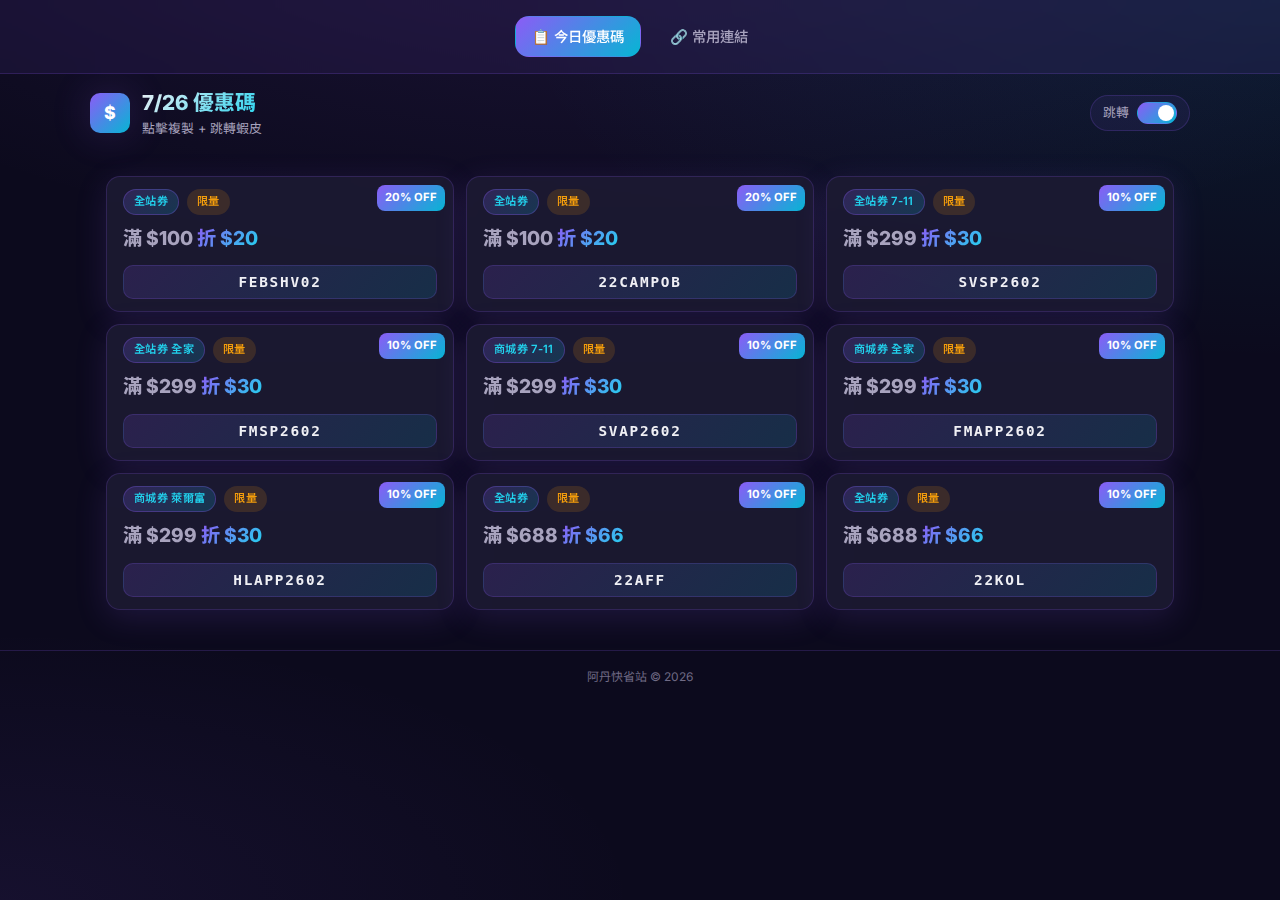
<file: index.html>
<!DOCTYPE html>
<html lang="zh-TW">

<head>
  <meta charset="UTF-8">
  <meta name="viewport" content="width=device-width, initial-scale=1.0">
  <meta name="description" content="每日蝦皮優惠碼整理，一鍵複製並前往蝦皮使用">
  <title id="page-title">優惠碼｜阿丹快省站</title>

  <!-- Fonts -->
  <link rel="preconnect" href="https://fonts.googleapis.com">
  <link rel="preconnect" href="https://fonts.gstatic.com" crossorigin>
  <link
    href="https://fonts.googleapis.com/css2?family=Inter:wght@400;500;600;700;800&family=Noto+Sans+TC:wght@400;500;700&display=swap"
    rel="stylesheet">

  <!-- Styles -->
  <link rel="stylesheet" href="style.css">
</head>

<body>
  <!-- Navigation -->
  <nav class="nav">
    <a href="index.html" class="nav__link nav__link--active">📋 今日優惠碼</a>
    <a href="links.html" class="nav__link">🔗 常用連結</a>
  </nav>

  <!-- Compact Header -->
  <header class="header header--compact">
    <div class="header__row">
      <div class="header__brand">
        <span class="header__logo">$</span>
        <div>
          <h1 class="header__title" id="header-title">12/25 優惠碼</h1>
          <p class="header__subtitle">點擊複製 + 跳轉蝦皮</p>
        </div>
      </div>
      <!-- Inline Toggle -->
      <div class="header__toggle">
        <span class="header__toggle-label">跳轉</span>
        <label class="toggle-switch toggle-switch--small">
          <input type="checkbox" id="redirect-toggle" checked>
          <span class="toggle-switch__slider"></span>
        </label>
      </div>
    </div>
  </header>

  <!-- Main Content -->
  <main class="container container--compact">
    <div class="coupon-grid coupon-grid--compact" id="coupon-grid">
      <!-- Coupons will be rendered by JavaScript -->
    </div>

    <!-- Empty State -->
    <div class="empty-state" id="empty-state" style="display: none;">
      <div class="empty-state__icon">🎫</div>
      <p class="empty-state__text">今日暫無優惠碼</p>
    </div>
  </main>

  <!-- Toast Notification -->
  <div class="toast" id="toast">✅ 已複製</div>

  <!-- Footer -->
  <footer class="footer footer--compact">
    <p class="footer__text">阿丹快省站 © 2026</p>
  </footer>

  <!-- Scripts -->
  <script src="coupon-data.js"></script>
  <script src="script.js"></script>
  <script>
    document.addEventListener('DOMContentLoaded', function () {
      setPageDate();
      renderCoupons();
      initToggle();
    });
  </script>
</body>

</html>
</file>
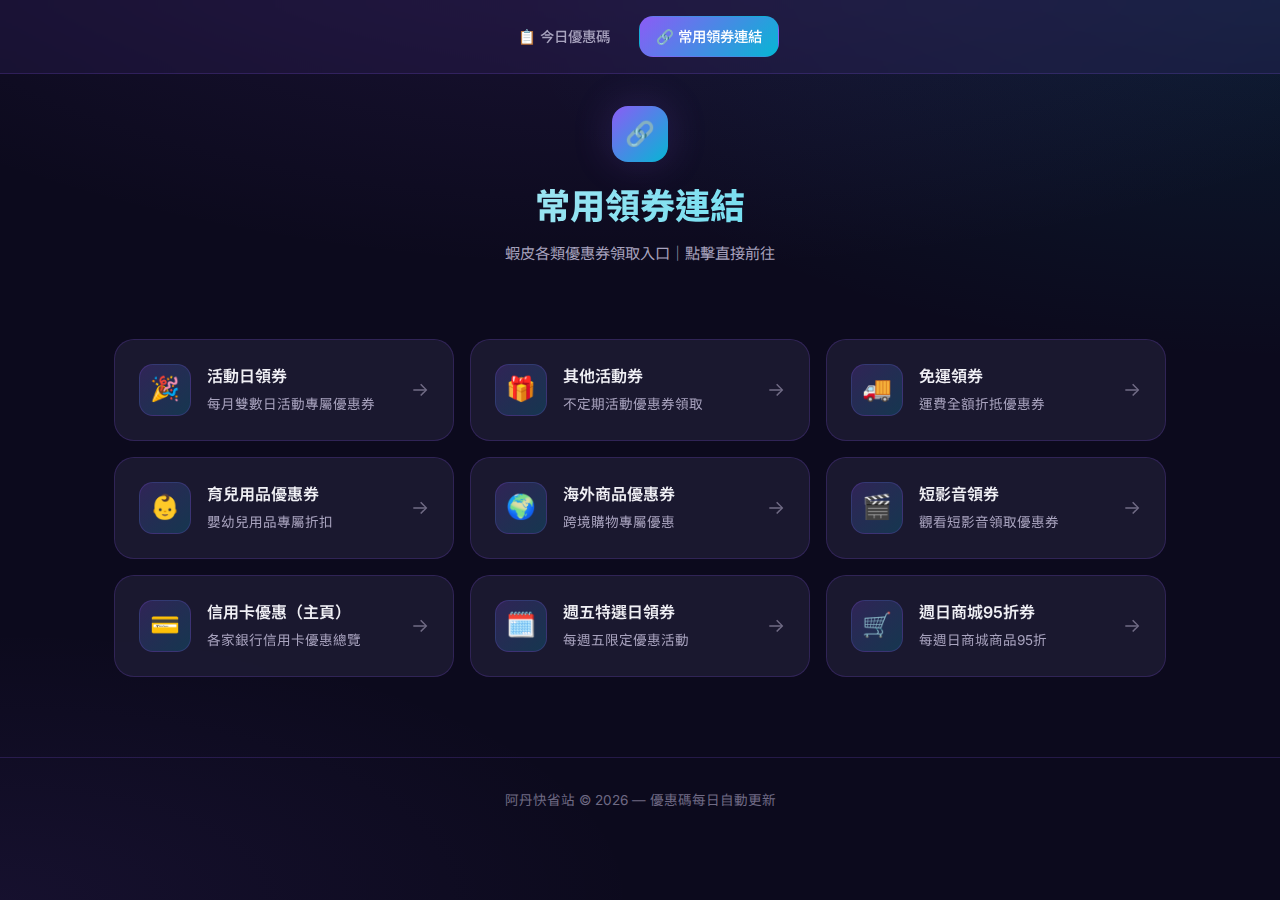
<file: links.html>
<!DOCTYPE html>
<html lang="zh-TW">

<head>
    <meta charset="UTF-8">
    <meta name="viewport" content="width=device-width, initial-scale=1.0">
    <meta name="description" content="蝦皮常用領券連結整理，快速領取各類優惠券">
    <title>常用領券連結｜阿丹快省站</title>

    <!-- Fonts -->
    <link rel="preconnect" href="https://fonts.googleapis.com">
    <link rel="preconnect" href="https://fonts.gstatic.com" crossorigin>
    <link
        href="https://fonts.googleapis.com/css2?family=Inter:wght@400;500;600;700;800&family=Noto+Sans+TC:wght@400;500;700&display=swap"
        rel="stylesheet">

    <!-- Styles -->
    <link rel="stylesheet" href="style.css">
</head>

<body>
    <!-- Navigation -->
    <nav class="nav">
        <a href="index.html" class="nav__link">📋 今日優惠碼</a>
        <a href="links.html" class="nav__link nav__link--active">🔗 常用領券連結</a>
    </nav>

    <!-- Header -->
    <header class="header">
        <div class="header__logo">🔗</div>
        <h1 class="header__title">常用領券連結</h1>
        <p class="header__subtitle">蝦皮各類優惠券領取入口｜點擊直接前往</p>
    </header>

    <!-- Main Content -->
    <main class="container">
        <div class="link-grid">

            <!-- 活動日領券 -->
            <a href="https://s.shopee.tw/3As7cscq49" target="_blank" rel="noopener" class="link-card">
                <div class="link-card__icon">🎉</div>
                <div class="link-card__content">
                    <h3 class="link-card__title">活動日領券</h3>
                    <p class="link-card__desc">每月雙數日活動專屬優惠券</p>
                </div>
                <span class="link-card__arrow">→</span>
            </a>

            <!-- 其他活動券 -->
            <a href="https://s.shopee.tw/7KhgaZmqGW" target="_blank" rel="noopener" class="link-card">
                <div class="link-card__icon">🎁</div>
                <div class="link-card__content">
                    <h3 class="link-card__title">其他活動券</h3>
                    <p class="link-card__desc">不定期活動優惠券領取</p>
                </div>
                <span class="link-card__arrow">→</span>
            </a>

            <!-- 免運領券 -->
            <a href="https://s.shopee.tw/4fgvPbY8tl" target="_blank" rel="noopener" class="link-card">
                <div class="link-card__icon">🚚</div>
                <div class="link-card__content">
                    <h3 class="link-card__title">免運領券</h3>
                    <p class="link-card__desc">運費全額折抵優惠券</p>
                </div>
                <span class="link-card__arrow">→</span>
            </a>

            <!-- 育兒用品優惠券 -->
            <a href="https://s.shopee.tw/2fw8V1j5LE" target="_blank" rel="noopener" class="link-card">
                <div class="link-card__icon">👶</div>
                <div class="link-card__content">
                    <h3 class="link-card__title">育兒用品優惠券</h3>
                    <p class="link-card__desc">嬰幼兒用品專屬折扣</p>
                </div>
                <span class="link-card__arrow">→</span>
            </a>

            <!-- 海外商品優惠券 -->
            <a href="https://shopee.tw/m/onlyoverseas" target="_blank" rel="noopener" class="link-card">
                <div class="link-card__icon">🌍</div>
                <div class="link-card__content">
                    <h3 class="link-card__title">海外商品優惠券</h3>
                    <p class="link-card__desc">跨境購物專屬優惠</p>
                </div>
                <span class="link-card__arrow">→</span>
            </a>

            <!-- 短影音領券 -->
            <a href="https://s.shopee.tw/4fjLPieS65" target="_blank" rel="noopener" class="link-card">
                <div class="link-card__icon">🎬</div>
                <div class="link-card__content">
                    <h3 class="link-card__title">短影音領券</h3>
                    <p class="link-card__desc">觀看短影音領取優惠券</p>
                </div>
                <span class="link-card__arrow">→</span>
            </a>

            <!-- 信用卡優惠 -->
            <a href="https://s.shopee.tw/8KaDmXbkPR" target="_blank" rel="noopener" class="link-card">
                <div class="link-card__icon">💳</div>
                <div class="link-card__content">
                    <h3 class="link-card__title">信用卡優惠（主頁）</h3>
                    <p class="link-card__desc">各家銀行信用卡優惠總覽</p>
                </div>
                <span class="link-card__arrow">→</span>
            </a>

            <!-- 週五特選日領券 -->
            <a href="https://s.shopee.tw/1g3jti7DxS" target="_blank" rel="noopener" class="link-card">
                <div class="link-card__icon">🗓️</div>
                <div class="link-card__content">
                    <h3 class="link-card__title">週五特選日領券</h3>
                    <p class="link-card__desc">每週五限定優惠活動</p>
                </div>
                <span class="link-card__arrow">→</span>
            </a>

            <!-- 週日商城95折券 -->
            <a href="https://s.shopee.tw/6KmlAqquSz" target="_blank" rel="noopener" class="link-card">
                <div class="link-card__icon">🛒</div>
                <div class="link-card__content">
                    <h3 class="link-card__title">週日商城95折券</h3>
                    <p class="link-card__desc">每週日商城商品95折</p>
                </div>
                <span class="link-card__arrow">→</span>
            </a>

        </div>
    </main>

    <!-- Footer -->
    <footer class="footer">
        <p class="footer__text">阿丹快省站 © 2026 — 優惠碼每日自動更新</p>
    </footer>

</body>

</html>
</file>
<file: style.css>
/* ===================================
   阿丹快省站 - 樣式表 v2
   紫羅蘭科技風 / 玻璃擬態設計
   =================================== */

/* CSS 變數 - 色彩系統 */
:root {
  /* 主色調 - 紫羅蘭+青色 */
  --color-primary: #8B5CF6;
  --color-primary-hover: #7C3AED;
  --color-secondary: #06B6D4;
  --color-accent: #22D3EE;

  /* 背景色 */
  --color-bg: #0c0a1d;
  --color-bg-secondary: #1a1630;
  --color-card: rgba(30, 27, 52, 0.8);
  --color-glass: rgba(139, 92, 246, 0.08);

  /* 文字色 */
  --color-text: #f0f0f5;
  --color-text-secondary: #a8a3be;
  --color-text-muted: #706b85;

  /* 邊框 */
  --color-border: rgba(139, 92, 246, 0.2);
  --color-border-hover: rgba(139, 92, 246, 0.4);

  /* 狀態色 */
  --color-success: #10B981;
  --color-warning: #F59E0B;

  /* 圓角 */
  --radius-card: 20px;
  --radius-button: 14px;
  --radius-tag: 24px;

  /* 間距 */
  --spacing-xs: 0.5rem;
  --spacing-sm: 0.75rem;
  --spacing-md: 1rem;
  --spacing-lg: 1.5rem;
  --spacing-xl: 2rem;

  /* 陰影 */
  --shadow-card: 0 8px 32px rgba(139, 92, 246, 0.15);
  --shadow-glow: 0 0 40px rgba(139, 92, 246, 0.2);
}

/* Reset & Base */
*,
*::before,
*::after {
  box-sizing: border-box;
  margin: 0;
  padding: 0;
}

html {
  font-size: 16px;
  scroll-behavior: smooth;
}

body {
  font-family: 'Inter', 'Noto Sans TC', -apple-system, BlinkMacSystemFont, 'Segoe UI', sans-serif;
  background:
    radial-gradient(ellipse 80% 50% at 50% -20%, rgba(139, 92, 246, 0.15), transparent),
    radial-gradient(ellipse 60% 40% at 100% 0%, rgba(6, 182, 212, 0.1), transparent),
    radial-gradient(ellipse 50% 30% at 0% 100%, rgba(139, 92, 246, 0.08), transparent),
    var(--color-bg);
  color: var(--color-text);
  line-height: 1.6;
  min-height: 100vh;
}

/* ===================================
   Layout
   =================================== */
.container {
  max-width: 1100px;
  margin: 0 auto;
  padding: var(--spacing-lg);
}

/* ===================================
   Header
   =================================== */
.header {
  text-align: center;
  padding: var(--spacing-xl) var(--spacing-md) var(--spacing-lg);
}

.header__logo {
  width: 56px;
  height: 56px;
  background: linear-gradient(135deg, var(--color-primary), var(--color-secondary));
  border-radius: 16px;
  display: inline-flex;
  align-items: center;
  justify-content: center;
  font-size: 1.5rem;
  font-weight: 800;
  color: white;
  margin-bottom: var(--spacing-md);
  box-shadow: var(--shadow-glow);
}

.header__title {
  font-size: 2.2rem;
  font-weight: 800;
  background: linear-gradient(135deg, var(--color-text), var(--color-accent));
  -webkit-background-clip: text;
  -webkit-text-fill-color: transparent;
  background-clip: text;
  margin-bottom: var(--spacing-xs);
}

.header__subtitle {
  font-size: 0.95rem;
  color: var(--color-text-secondary);
}

/* ===================================
   Settings Panel (跳轉開關)
   =================================== */
.settings-panel {
  display: flex;
  align-items: center;
  justify-content: center;
  gap: var(--spacing-md);
  margin: var(--spacing-lg) 0;
  padding: var(--spacing-md) var(--spacing-lg);
  background: var(--color-glass);
  border: 1px solid var(--color-border);
  border-radius: var(--radius-card);
  backdrop-filter: blur(12px);
  -webkit-backdrop-filter: blur(12px);
}

.settings-panel__label {
  font-size: 0.9rem;
  color: var(--color-text-secondary);
  display: flex;
  align-items: center;
  gap: var(--spacing-xs);
}

.settings-panel__label .icon {
  font-size: 1.1rem;
}

/* Toggle Switch */
.toggle-switch {
  position: relative;
  width: 52px;
  height: 28px;
}

.toggle-switch input {
  opacity: 0;
  width: 0;
  height: 0;
}

.toggle-switch__slider {
  position: absolute;
  cursor: pointer;
  top: 0;
  left: 0;
  right: 0;
  bottom: 0;
  background: var(--color-bg-secondary);
  border: 1px solid var(--color-border);
  border-radius: 28px;
  transition: all 0.3s ease;
}

.toggle-switch__slider::before {
  position: absolute;
  content: "";
  height: 20px;
  width: 20px;
  left: 3px;
  bottom: 3px;
  background: var(--color-text-muted);
  border-radius: 50%;
  transition: all 0.3s ease;
}

.toggle-switch input:checked+.toggle-switch__slider {
  background: linear-gradient(135deg, var(--color-primary), var(--color-secondary));
  border-color: transparent;
}

.toggle-switch input:checked+.toggle-switch__slider::before {
  transform: translateX(24px);
  background: white;
}

.settings-panel__status {
  font-size: 0.85rem;
  font-weight: 600;
  padding: 4px 12px;
  border-radius: var(--radius-tag);
  transition: all 0.3s ease;
}

.settings-panel__status--on {
  background: rgba(16, 185, 129, 0.15);
  color: var(--color-success);
}

.settings-panel__status--off {
  background: rgba(168, 163, 190, 0.15);
  color: var(--color-text-secondary);
}

/* ===================================
   Navigation
   =================================== */
.nav {
  display: flex;
  justify-content: center;
  gap: var(--spacing-sm);
  padding: var(--spacing-md);
  background: var(--color-glass);
  border-bottom: 1px solid var(--color-border);
  backdrop-filter: blur(12px);
  -webkit-backdrop-filter: blur(12px);
  position: sticky;
  top: 0;
  z-index: 100;
}

.nav__link {
  padding: var(--spacing-xs) var(--spacing-md);
  color: var(--color-text-secondary);
  text-decoration: none;
  border-radius: var(--radius-button);
  font-size: 0.9rem;
  font-weight: 500;
  transition: all 0.2s ease;
  border: 1px solid transparent;
}

.nav__link:hover {
  color: var(--color-text);
  background: var(--color-bg-secondary);
  border-color: var(--color-border);
}

.nav__link--active {
  background: linear-gradient(135deg, var(--color-primary), var(--color-secondary));
  color: white;
  border-color: transparent;
}

/* ===================================
   Coupon Grid
   =================================== */
.coupon-grid {
  display: grid;
  grid-template-columns: repeat(auto-fill, minmax(340px, 1fr));
  gap: var(--spacing-lg);
  padding: var(--spacing-lg) 0;
}

/* ===================================
   Coupon Card - Glassmorphism
   =================================== */
.coupon-card {
  background: var(--color-card);
  border: 1px solid var(--color-border);
  border-radius: var(--radius-card);
  padding: var(--spacing-lg);
  backdrop-filter: blur(16px);
  -webkit-backdrop-filter: blur(16px);
  box-shadow: var(--shadow-card);
  transition: all 0.3s ease;
  position: relative;
  overflow: hidden;
}

.coupon-card::before {
  content: '';
  position: absolute;
  top: 0;
  left: 0;
  right: 0;
  height: 3px;
  background: linear-gradient(90deg, var(--color-primary), var(--color-secondary));
  opacity: 0;
  transition: opacity 0.3s ease;
}

.coupon-card:hover {
  transform: translateY(-4px);
  border-color: var(--color-border-hover);
  box-shadow: var(--shadow-glow);
}

.coupon-card:hover::before {
  opacity: 1;
}

/* Tags */
.coupon-card__tags {
  display: flex;
  flex-wrap: wrap;
  gap: var(--spacing-xs);
  margin-bottom: var(--spacing-md);
}

.tag {
  display: inline-flex;
  align-items: center;
  padding: 6px 14px;
  border-radius: var(--radius-tag);
  font-size: 0.75rem;
  font-weight: 600;
  letter-spacing: 0.03em;
}

.tag--type {
  background: linear-gradient(135deg, rgba(139, 92, 246, 0.2), rgba(6, 182, 212, 0.2));
  color: var(--color-accent);
  border: 1px solid rgba(139, 92, 246, 0.3);
}

.tag--quantity {
  background: rgba(245, 158, 11, 0.15);
  color: var(--color-warning);
}

.tag--unlimited {
  background: rgba(16, 185, 129, 0.15);
  color: var(--color-success);
}

/* Info Section */
.coupon-card__info {
  margin-bottom: var(--spacing-lg);
}

.coupon-card__type {
  font-size: 0.85rem;
  color: var(--color-text-secondary);
  margin-bottom: var(--spacing-xs);
}

.coupon-card__deal {
  font-size: 1.6rem;
  font-weight: 800;
}

.coupon-card__deal .threshold {
  color: var(--color-text-secondary);
}

.coupon-card__deal .discount {
  background: linear-gradient(135deg, var(--color-primary), var(--color-accent));
  -webkit-background-clip: text;
  -webkit-text-fill-color: transparent;
  background-clip: text;
}

/* Button */
.coupon-card__button {
  width: 100%;
  padding: var(--spacing-md) var(--spacing-lg);
  background: linear-gradient(135deg, rgba(139, 92, 246, 0.15), rgba(6, 182, 212, 0.15));
  border: 1px solid var(--color-border);
  border-radius: var(--radius-button);
  color: var(--color-text);
  font-size: 1rem;
  font-weight: 700;
  cursor: pointer;
  transition: all 0.25s ease;
  display: flex;
  flex-direction: column;
  align-items: center;
  gap: 4px;
}

.coupon-card__button:hover {
  background: linear-gradient(135deg, var(--color-primary), var(--color-secondary));
  border-color: transparent;
  transform: translateY(-2px);
  box-shadow: 0 8px 24px rgba(139, 92, 246, 0.3);
}

.coupon-card__button:active {
  transform: scale(0.98);
}

.coupon-card__button .code {
  font-family: 'SF Mono', 'Consolas', 'Monaco', monospace;
  letter-spacing: 0.12em;
  font-size: 1.05rem;
}

.coupon-card__button .hint {
  font-size: 0.75rem;
  color: var(--color-text-muted);
  font-weight: 500;
}

.coupon-card__button:hover .hint {
  color: rgba(255, 255, 255, 0.8);
}

/* ===================================
   Link Card (for links.html)
   =================================== */
.link-grid {
  display: grid;
  grid-template-columns: repeat(auto-fill, minmax(300px, 1fr));
  gap: var(--spacing-md);
  padding: var(--spacing-lg) 0;
}

.link-card {
  display: flex;
  align-items: center;
  gap: var(--spacing-md);
  background: var(--color-card);
  border: 1px solid var(--color-border);
  border-radius: var(--radius-card);
  padding: var(--spacing-lg);
  text-decoration: none;
  backdrop-filter: blur(16px);
  -webkit-backdrop-filter: blur(16px);
  transition: all 0.25s ease;
}

.link-card:hover {
  transform: translateY(-3px);
  border-color: var(--color-border-hover);
  box-shadow: var(--shadow-glow);
}

.link-card__icon {
  width: 52px;
  height: 52px;
  background: linear-gradient(135deg, rgba(139, 92, 246, 0.2), rgba(6, 182, 212, 0.2));
  border: 1px solid var(--color-border);
  border-radius: 14px;
  display: flex;
  align-items: center;
  justify-content: center;
  font-size: 1.5rem;
  flex-shrink: 0;
}

.link-card__content {
  flex: 1;
}

.link-card__title {
  font-size: 1rem;
  font-weight: 600;
  color: var(--color-text);
  margin-bottom: 4px;
}

.link-card__desc {
  font-size: 0.85rem;
  color: var(--color-text-secondary);
}

.link-card__arrow {
  color: var(--color-text-muted);
  font-size: 1.2rem;
  transition: transform 0.2s ease;
}

.link-card:hover .link-card__arrow {
  transform: translateX(4px);
  color: var(--color-accent);
}

/* ===================================
   Toast Notification
   =================================== */
.toast {
  position: fixed;
  bottom: 32px;
  left: 50%;
  transform: translateX(-50%) translateY(100px);
  background: var(--color-bg-secondary);
  border: 1px solid var(--color-border);
  color: var(--color-text);
  padding: var(--spacing-sm) var(--spacing-lg);
  border-radius: var(--radius-button);
  font-size: 0.9rem;
  font-weight: 600;
  box-shadow: var(--shadow-glow);
  opacity: 0;
  visibility: hidden;
  transition: all 0.3s ease;
  z-index: 1000;
  backdrop-filter: blur(12px);
  -webkit-backdrop-filter: blur(12px);
}

.toast.show {
  opacity: 1;
  visibility: visible;
  transform: translateX(-50%) translateY(0);
}

.toast--success {
  border-color: rgba(16, 185, 129, 0.4);
  background: rgba(16, 185, 129, 0.15);
}

/* ===================================
   Empty State
   =================================== */
.empty-state {
  text-align: center;
  padding: calc(var(--spacing-xl) * 2);
  color: var(--color-text-secondary);
}

.empty-state__icon {
  font-size: 4rem;
  margin-bottom: var(--spacing-md);
  opacity: 0.5;
}

.empty-state__text {
  font-size: 1.1rem;
}

/* ===================================
   Footer
   =================================== */
.footer {
  text-align: center;
  padding: var(--spacing-xl);
  border-top: 1px solid var(--color-border);
  margin-top: var(--spacing-xl);
}

.footer__text {
  font-size: 0.85rem;
  color: var(--color-text-muted);
}

/* ===================================
   Responsive Design
   =================================== */
@media (max-width: 768px) {
  .header__title {
    font-size: 1.6rem;
  }

  .coupon-grid {
    grid-template-columns: 1fr;
    gap: var(--spacing-md);
  }

  .link-grid {
    grid-template-columns: 1fr;
  }

  .nav {
    flex-wrap: wrap;
  }

  .settings-panel {
    flex-direction: column;
    gap: var(--spacing-sm);
  }
}

@media (max-width: 480px) {
  .container {
    padding: var(--spacing-sm);
  }

  .header {
    padding: var(--spacing-lg) var(--spacing-sm) var(--spacing-md);
  }

  .coupon-card {
    padding: var(--spacing-md);
  }

  .coupon-card__deal {
    font-size: 1.35rem;
  }
}

/* ===================================
   Animations
   =================================== */
@keyframes fadeInUp {
  from {
    opacity: 0;
    transform: translateY(20px);
  }

  to {
    opacity: 1;
    transform: translateY(0);
  }
}

@keyframes shimmer {
  0% {
    background-position: -200% 0;
  }

  100% {
    background-position: 200% 0;
  }
}

.coupon-card {
  animation: fadeInUp 0.5s ease forwards;
}

.coupon-card:nth-child(1) {
  animation-delay: 0.05s;
}

.coupon-card:nth-child(2) {
  animation-delay: 0.1s;
}

.coupon-card:nth-child(3) {
  animation-delay: 0.15s;
}

.coupon-card:nth-child(4) {
  animation-delay: 0.2s;
}

.coupon-card:nth-child(5) {
  animation-delay: 0.25s;
}

.coupon-card:nth-child(6) {
  animation-delay: 0.3s;
}

.link-card {
  animation: fadeInUp 0.4s ease forwards;
}

/* ===================================
   Compact Layout Styles
   =================================== */

/* Compact Header */
.header--compact {
  padding: var(--spacing-sm) var(--spacing-md);
  text-align: left;
}

.header__row {
  display: flex;
  align-items: center;
  justify-content: space-between;
  max-width: 1100px;
  margin: 0 auto;
  gap: var(--spacing-md);
}

.header__brand {
  display: flex;
  align-items: center;
  gap: var(--spacing-sm);
}

.header--compact .header__logo {
  width: 40px;
  height: 40px;
  font-size: 1.1rem;
  margin-bottom: 0;
  border-radius: 10px;
}

.header--compact .header__title {
  font-size: 1.3rem;
  margin-bottom: 0;
}

.header--compact .header__subtitle {
  font-size: 0.8rem;
  margin: 0;
}

/* Inline Toggle */
.header__toggle {
  display: flex;
  align-items: center;
  gap: var(--spacing-xs);
  padding: 6px 12px;
  background: var(--color-glass);
  border: 1px solid var(--color-border);
  border-radius: 24px;
}

.header__toggle-label {
  font-size: 0.8rem;
  color: var(--color-text-secondary);
}

.toggle-switch--small {
  width: 40px;
  height: 22px;
}

.toggle-switch--small .toggle-switch__slider::before {
  width: 16px;
  height: 16px;
  left: 2px;
  bottom: 2px;
}

.toggle-switch--small input:checked+.toggle-switch__slider::before {
  transform: translateX(18px);
}

/* Compact Container */
.container--compact {
  padding: var(--spacing-sm) var(--spacing-md);
}

/* Compact Coupon Grid - More columns, smaller gaps */
.coupon-grid--compact {
  grid-template-columns: repeat(auto-fill, minmax(280px, 1fr));
  gap: var(--spacing-sm);
  padding: var(--spacing-sm) 0;
}

/* Compact Coupon Card */
.coupon-card--compact {
  padding: var(--spacing-sm) var(--spacing-md);
  border-radius: 14px;
}

.coupon-card--compact .coupon-card__tags {
  margin-bottom: var(--spacing-xs);
}

.coupon-card--compact .tag {
  padding: 3px 10px;
  font-size: 0.7rem;
}

.coupon-card--compact .coupon-card__info {
  margin-bottom: var(--spacing-sm);
}

.coupon-card--compact .coupon-card__type {
  font-size: 0.75rem;
  margin-bottom: 2px;
}

.coupon-card--compact .coupon-card__deal {
  font-size: 1.2rem;
}

.coupon-card--compact .coupon-card__button {
  padding: var(--spacing-xs) var(--spacing-sm);
  border-radius: 10px;
}

.coupon-card--compact .coupon-card__button .code {
  font-size: 0.9rem;
}

.coupon-card--compact .coupon-card__button .hint {
  font-size: 0.7rem;
}

/* Discount Badge */
.coupon-card__discount-badge {
  position: absolute;
  top: 8px;
  right: 8px;
  background: linear-gradient(135deg, var(--color-primary), var(--color-secondary));
  color: white;
  font-size: 0.7rem;
  font-weight: 700;
  padding: 4px 8px;
  border-radius: 8px;
}

/* Compact Footer */
.footer--compact {
  padding: var(--spacing-md);
  margin-top: var(--spacing-md);
}

.footer--compact .footer__text {
  font-size: 0.75rem;
}

/* Responsive for compact */
@media (max-width: 768px) {
  .header__row {
    flex-wrap: wrap;
    gap: var(--spacing-xs);
  }

  .header__toggle {
    order: -1;
    width: 100%;
    justify-content: center;
  }

  .coupon-grid--compact {
    grid-template-columns: 1fr 1fr;
    gap: var(--spacing-xs);
  }
}

@media (max-width: 480px) {
  .coupon-grid--compact {
    grid-template-columns: 1fr;
  }
}
</file>
